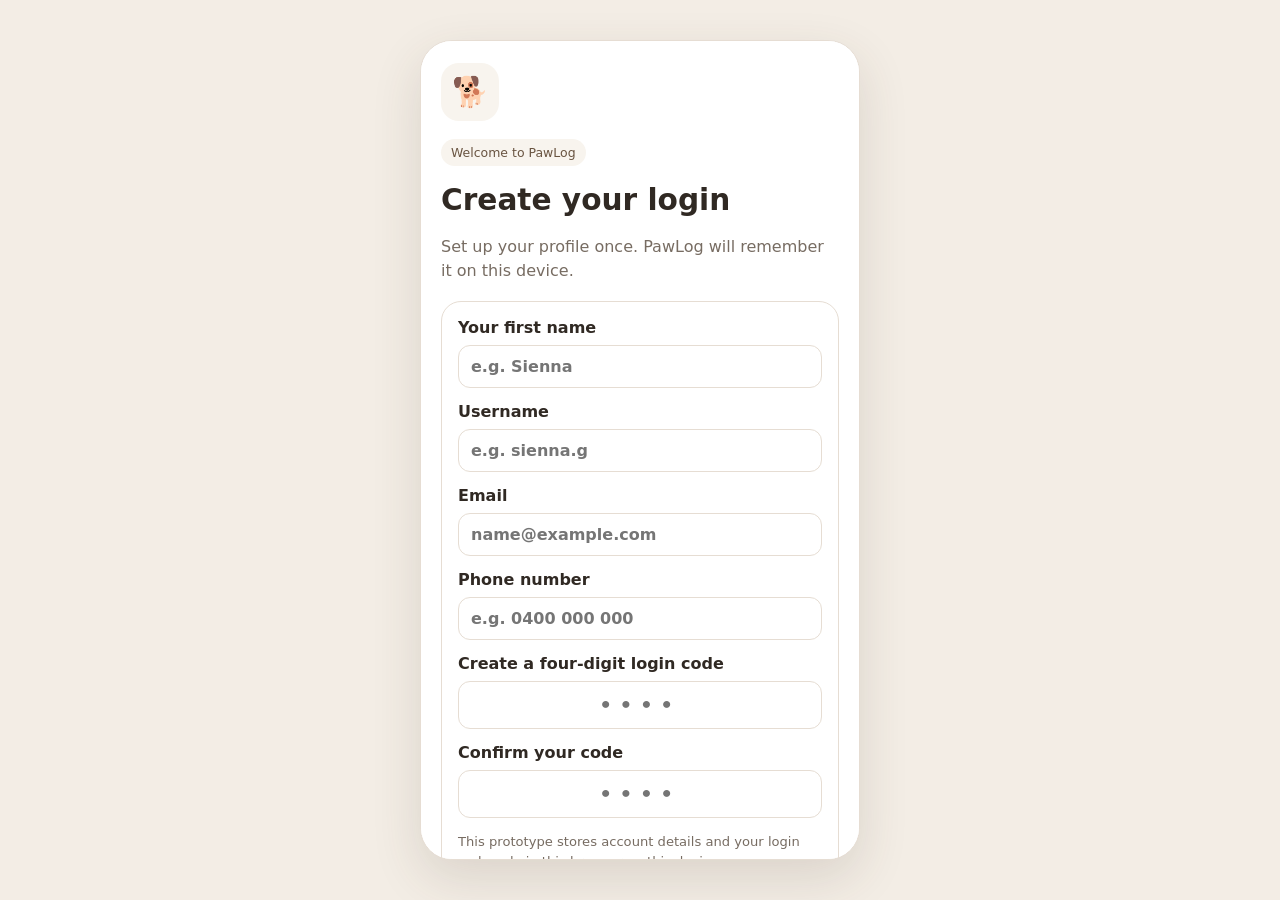
<file: index.html>
<!doctype html>
<html lang="en">
<head>
  <meta charset="utf-8">
  <meta name="viewport" content="width=device-width, initial-scale=1, viewport-fit=cover">
  <meta name="theme-color" content="#695441">
  <meta name="description" content="PawLog creates personalised daily activities and encouragement for high-energy dogs and their owners.">
  <meta name="apple-mobile-web-app-capable" content="yes">
  <meta name="apple-mobile-web-app-status-bar-style" content="default">
  <meta name="apple-mobile-web-app-title" content="PawLog">
  <link rel="manifest" href="manifest.webmanifest">
  <link rel="icon" href="favicon.svg" type="image/svg+xml">
  <link rel="stylesheet" href="styles.css">
  <title>PawLog</title>
</head>
<body>
  <div class="app-shell">
    <div class="phone">
      <header id="appHeader" class="app-header hidden">
        <div class="header-left">
          <button id="backButton" class="icon-button hidden" type="button" aria-label="Go back">←</button>
          <button id="profileShortcut" class="avatar-button" type="button" aria-label="Open profile"><span id="profileInitials">PL</span></button>
        </div>
        <div class="header-copy">
          <span class="eyebrow">PawLog</span>
          <strong id="headerTitle">Today</strong>
        </div>
        <button id="shareButton" class="small-button" type="button">Share</button>
      </header>

      <div id="appScroll" class="app-scroll">
        <main>
          <section id="screenWelcome" class="screen active-screen">
            <div class="hero-icon">🐕</div>
            <span class="chip">Welcome to PawLog</span>
            <h1 id="loginHeading">Create your login</h1>
            <p id="loginIntro" class="muted">Set up your profile once. PawLog will remember it on this device.</p>

            <div id="createLoginPanel" class="panel stack">
              <label>Your first name<input id="ownerName" type="text" autocomplete="given-name" placeholder="e.g. Sienna"></label>
              <label>Username<input id="ownerUsername" type="text" autocomplete="username" placeholder="e.g. sienna.g"></label>
              <label>Email<input id="ownerEmail" type="email" autocomplete="email" placeholder="name@example.com"></label>
              <label>Phone number<input id="ownerPhone" type="tel" autocomplete="tel" placeholder="e.g. 0400 000 000"></label>
              <label>Create a four-digit login code<input id="createLoginCode" class="code-input" type="password" inputmode="numeric" maxlength="4" autocomplete="new-password" placeholder="••••"></label>
              <label>Confirm your code<input id="confirmLoginCode" class="code-input" type="password" inputmode="numeric" maxlength="4" autocomplete="new-password" placeholder="••••"></label>
              <p class="fine-print">This prototype stores account details and your login code only in this browser on this device.</p>
            </div>

            <div id="returningLoginPanel" class="panel stack hidden">
              <div><span class="eyebrow">Welcome back</span><h2>Log in to continue</h2></div>
              <label>Enter your four-digit login code<input id="loginCode" class="code-input" type="password" inputmode="numeric" maxlength="4" autocomplete="current-password" placeholder="••••"></label>
              <button id="loginButton" class="primary-button" type="button">Open my daily check-in</button>
              <button id="forgotCodeButton" class="secondary-button" type="button">Forgot password?</button>
              <button id="resetDeviceButton" class="text-button" type="button">Reset PawLog on this device</button>
            </div>

            <button id="startButton" class="primary-button" type="button">Create login and continue</button>
            <div class="beige-panel"><strong>After your first setup</strong><p class="muted">You’ll only need your four-digit code and the quick daily check-in. Your dog’s details, issues and goals stay saved.</p></div>
          </section>

          <section id="screenDog" class="screen">
            <div class="step-line"><span>One-time setup</span><span>1 of 3</span></div><div class="progress-track"><div class="progress-fill" style="width:33%"></div></div>
            <h1>Tell us about your dog</h1>
            <div class="stack">
              <label>Dog’s name<input id="dogName" type="text" placeholder="e.g. Luna"></label>
              <div class="two-col"><label>Age<select id="dogAge"><option>Under 1 year</option><option selected>1–3 years</option><option>4–7 years</option><option>8+ years</option></select></label><label>Weight (kg)<input id="dogWeight" type="number" min="0.5" step="0.1" placeholder="18"></label></div>
              <div class="two-col"><label>Breed or mix<input id="dogBreed" type="text" placeholder="e.g. Border Collie mix"></label><label>Size<select id="dogSize"><option>Small</option><option selected>Medium</option><option>Large</option></select></label></div>
              <fieldset><legend>Usual energy level</legend><div class="three-col" data-choice-group="profileEnergy"><button class="choice-button" data-value="Moderate" type="button">Moderate</button><button class="choice-button selected" data-value="High" type="button">High</button><button class="choice-button" data-value="Very high" type="button">Very high</button></div></fieldset>
              <button id="continueIssuesButton" class="primary-button" type="button">Continue</button>
            </div>
          </section>

          <section id="screenIssues" class="screen">
            <div class="step-line"><span>One-time setup</span><span>2 of 3</span></div><div class="progress-track"><div class="progress-fill" style="width:66%"></div></div>
            <h1>Which issues would you like help with?</h1><p class="muted">Select everything that applies. You won’t need to repeat this each morning.</p>
            <div id="issuesGrid" class="selection-grid"></div>
            <label>Anything else?<textarea id="otherIssue" rows="2" placeholder="Add another issue"></textarea></label>
            <button id="continueGoalsButton" class="primary-button" type="button">Continue to goals</button>
          </section>

          <section id="screenGoals" class="screen">
            <div class="step-line"><span>One-time setup</span><span>3 of 3</span></div><div class="progress-track"><div class="progress-fill" style="width:100%"></div></div>
            <h1>What would you like to achieve?</h1>
            <div id="goalsGrid" class="selection-grid"></div>
            <div class="beige-panel stack">
              <label>Short-term goal<span class="field-help">A realistic improvement for the next two to four weeks.</span><textarea id="shortTermGoal" rows="3"></textarea></label>
              <label>Long-term goal<span class="field-help">The larger outcome to work toward over several months.</span><textarea id="longTermGoal" rows="3"></textarea></label>
            </div>
            <button id="finishSetupButton" class="primary-button" type="button">Finish setup</button>
          </section>

          <section id="screenCheckin" class="screen">
            <span class="chip">Three quick choices</span>
            <h1>Good morning, <span class="owner-name">there</span>.</h1>
            <p id="dailyEncouragement" class="muted"></p>
            <div class="beige-panel"><span class="eyebrow">Less than 30 seconds</span><strong>Your dog’s issues and goals are already saved.</strong></div>
            <fieldset><legend>How is <span class="dog-name">your dog</span>’s energy right now?</legend><div class="three-col" data-choice-group="todayEnergy"><button class="choice-button" data-value="Low" type="button">Low</button><button class="choice-button" data-value="Balanced" type="button">Balanced</button><button class="choice-button selected" data-value="Buzzing" type="button">Buzzing</button></div></fieldset>
            <fieldset><legend>How much time do you have?</legend><div class="four-col" data-choice-group="availableTime"><button class="choice-button" data-value="10" type="button">10 min</button><button class="choice-button" data-value="20" type="button">20 min</button><button class="choice-button selected" data-value="30" type="button">30 min</button><button class="choice-button" data-value="45" type="button">45+ min</button></div></fieldset>
            <fieldset><legend>Where can you do activities today?</legend><div class="three-col" data-choice-group="todayLocation"><button class="choice-button selected" data-value="Indoor" type="button">Indoor</button><button class="choice-button" data-value="Outdoor" type="button">Outdoor</button><button class="choice-button" data-value="Either" type="button">Either</button></div></fieldset>
            <button id="generatePlanButton" class="primary-button" type="button">Show today’s activities</button>
          </section>

          <section id="screenToday" class="screen">
            <div class="beige-panel"><span class="eyebrow">A note for you</span><strong id="todayOwnerMessage"></strong></div>
            <span class="eyebrow">Today’s focus</span><h1 id="energyStatus">Calm and decompress</h1><p id="planReason" class="muted"></p>
            <div class="metric-grid"><div class="metric"><span>Time</span><strong id="planMinutes">30</strong><small>minutes</small></div><div class="metric"><span>Done</span><strong id="completedCount">0/3</strong><small>activities</small></div><div class="metric"><span>Matched</span><strong id="matchedCount">3</strong><small>to goals</small></div></div>
            <div id="todayActivities" class="card-list"></div>
            <button id="openProgressEntry" class="secondary-button" type="button">Record how today went</button>
          </section>

          <section id="screenLibrary" class="screen">
            <h1>Activity library</h1><p class="muted">Browse extra activities. Adding one keeps you on this page and adds it to Today.</p>
            <div class="filter-grid"><select id="categoryFilter"><option value="all">All categories</option><option value="calming">Calming</option><option value="enrichment">Enrichment</option><option value="training">Training</option><option value="physical">Physical</option></select><select id="locationFilter"><option value="all">All locations</option><option>Indoor</option><option>Outdoor</option><option>Either</option></select><select id="difficultyFilter"><option value="all">All levels</option><option>Beginner</option><option>Intermediate</option><option>Advanced</option></select></div>
            <div id="libraryActivities" class="card-list"></div>
          </section>

          <section id="screenActivity" class="screen">
            <span id="activityCategory" class="chip"></span><h1 id="activityTitle"></h1><p id="activityDescription" class="muted"></p>
            <div id="activityGoalPanel" class="beige-panel"></div>
            <div class="detail-grid"><div><span class="eyebrow">Difficulty</span><strong id="activityDifficulty"></strong></div><div><span class="eyebrow">Location</span><strong id="activityLocation"></strong></div><div><span class="eyebrow">Time</span><strong id="activityMinutes"></strong></div></div>
            <div class="panel"><h2>What you’ll need</h2><p id="activityEquipment"></p></div>
            <div class="panel"><h2>How to do it</h2><ol id="activitySteps" class="steps"></ol></div>
            <div class="feedback-line"><span>Was this a good fit?</span><div><button id="detailLike" class="feedback-button" type="button" aria-label="Like activity">✓</button><button id="detailDislike" class="feedback-button" type="button" aria-label="Dislike activity">×</button></div></div>
            <button id="detailAddButton" class="primary-button" type="button">Add to today’s plan</button>
          </section>

          <section id="screenProgress" class="screen">
            <h1>Progress</h1><p class="muted">A simple history you can refer back to or show a trainer or behaviour professional.</p>
            <div class="metric-menu"><button class="metric-button" data-open="screenActivityHistory" type="button"><span>Activities</span><strong id="activityHistoryCount">0</strong></button><button class="metric-button" data-open="screenPlanHistory" type="button"><span>Plans</span><strong id="planHistoryCount">0</strong></button><button class="metric-button" data-open="screenPositiveHistory" type="button"><span>Positive days</span><strong id="positiveDaysCount">0</strong></button></div>
            <button class="profile-menu-button" data-open="screenBehaviourHistory" type="button"><span><b>Past behaviour</b><small>All saved behaviour entries</small></span><span>›</span></button>
            <div class="beige-panel"><strong>Your goals</strong><p><span class="eyebrow">Short term</span><span id="progressShortGoal"></span></p><p><span class="eyebrow">Long term</span><span id="progressLongGoal"></span></p></div>
            <button id="progressEntryButton" class="primary-button" type="button">Add today’s progress</button>
          </section>

          <section id="screenProgressEntry" class="screen">
            <h1>How did today go?</h1><p class="muted">Save a short note. PawLog uses this to build your history.</p>
            <fieldset><legend>Overall</legend><div class="three-col" data-choice-group="dayResult"><button class="choice-button selected" data-value="Great" type="button">Great</button><button class="choice-button" data-value="Mixed" type="button">Mixed</button><button class="choice-button" data-value="Struggling" type="button">Struggling</button></div></fieldset>
            <label>Behaviour or issue<select id="progressIssue"></select></label>
            <label>What did you notice?<textarea id="progressNote" rows="4" placeholder="e.g. Settled faster after the sniff walk"></textarea></label>
            <button id="saveProgressButton" class="primary-button" type="button">Save progress</button>
          </section>

          <section id="screenActivityHistory" class="screen history-screen"><h1>Activity history</h1><div id="activityHistoryList" class="card-list"></div></section>
          <section id="screenPlanHistory" class="screen history-screen"><h1>Plan history</h1><div id="planHistoryList" class="card-list"></div></section>
          <section id="screenPositiveHistory" class="screen history-screen"><h1>Positive days</h1><div id="positiveHistoryList" class="card-list"></div></section>
          <section id="screenBehaviourHistory" class="screen history-screen"><h1>Past behaviour</h1><div id="behaviourHistoryList" class="card-list"></div></section>

          <section id="screenProfileMenu" class="screen">
            <div class="profile-heading"><div class="large-avatar"><span id="profileLargeInitials">PL</span></div><div><span class="eyebrow">Profile</span><h1 id="profileOwnerHeading">Your profile</h1><p id="profileDogSummary" class="muted"></p></div></div>
            <div class="menu-list"><button class="profile-menu-button" data-open="screenEditProfile" type="button"><span><b>Owner & dog details</b><small>Edit names, breed, weight, age and energy</small></span><span>›</span></button><button class="profile-menu-button" data-open="screenPreferences" type="button"><span><b>Activity preferences</b><small>Liked and disliked activities</small></span><span>›</span></button><button class="profile-menu-button" data-open="screenGoalsProfile" type="button"><span><b>Issues & goals</b><small>Update what PawLog recommends for</small></span><span>›</span></button><button class="profile-menu-button" data-open="screenSettings" type="button"><span><b>Settings</b><small>Login and account details</small></span><span>›</span></button></div>
          </section>

          <section id="screenEditProfile" class="screen"><h1>Owner & dog details</h1><div class="stack"><label>Your first name<input id="editOwnerName" type="text"></label><label>Dog’s name<input id="editDogName" type="text"></label><div class="two-col"><label>Weight (kg)<input id="editDogWeight" type="number" min="0.5" step="0.1"></label><label>Age<select id="editDogAge"><option>Under 1 year</option><option>1–3 years</option><option>4–7 years</option><option>8+ years</option></select></label></div><label>Breed or mix<input id="editDogBreed" type="text"></label><label>Energy level<select id="editDogEnergy"><option>Moderate</option><option>High</option><option>Very high</option></select></label><button id="saveProfileButton" class="primary-button" type="button">Save changes</button></div></section>

          <section id="screenPreferences" class="screen"><h1>Activity preferences</h1><p class="muted">Your feedback helps PawLog promote more useful activities and reduce poor fits.</p><button class="preference-summary liked" data-open="screenLiked" type="button"><span><b>✓ Liked activities</b><small>Promote similar activities</small></span><strong id="likedCount">0</strong></button><button class="preference-summary disliked" data-open="screenDisliked" type="button"><span><b>× Disliked activities</b><small>Promote different activities</small></span><strong id="dislikedCount">0</strong></button></section>
          <section id="screenLiked" class="screen"><h1>Liked activities</h1><div id="likedList" class="card-list"></div></section>
          <section id="screenDisliked" class="screen"><h1>Disliked activities</h1><div id="dislikedList" class="card-list"></div></section>

          <section id="screenGoalsProfile" class="screen"><h1>Issues & goals</h1><p class="muted">Changing these will change future recommendations.</p><h2>Issues</h2><div id="editIssuesGrid" class="selection-grid"></div><h2>Goals</h2><div id="editGoalsGrid" class="selection-grid"></div><label>Short-term goal<textarea id="editShortGoal" rows="3"></textarea></label><label>Long-term goal<textarea id="editLongGoal" rows="3"></textarea></label><button id="saveGoalsButton" class="primary-button" type="button">Save issues & goals</button></section>

          <section id="screenSettings" class="screen"><h1>Settings</h1><div class="stack"><label>Username<input id="settingsUsername" type="text"></label><label>Email<input id="settingsEmail" type="email"></label><label>Phone number<input id="settingsPhone" type="tel"></label><button id="saveSettingsButton" class="primary-button" type="button">Save account details</button><button id="settingsForgotButton" class="secondary-button" type="button">Forgot password?</button><button id="settingsResetButton" class="text-button danger" type="button">Reset PawLog on this device</button></div></section>

          <section id="screenForgotPassword" class="screen"><span class="chip">Password recovery</span><h1>Reset your login code</h1><p class="muted">For this browser-only prototype, PawLog prepares a recovery email in your email app. A production version should send this securely from a backend.</p><div class="beige-panel"><span class="eyebrow">Saved email</span><strong id="recoveryEmailDisplay">No email saved</strong><p id="recoveryStatus" class="muted"></p></div><button id="sendRecoveryButton" class="secondary-button" type="button">Email a recovery code</button><label>Recovery code<input id="recoveryCodeInput" type="text" inputmode="numeric" maxlength="6"></label><label>New four-digit code<input id="recoveryNewCode" class="code-input" type="password" inputmode="numeric" maxlength="4"></label><label>Confirm new code<input id="recoveryConfirmCode" class="code-input" type="password" inputmode="numeric" maxlength="4"></label><button id="completeRecoveryButton" class="primary-button" type="button">Save new password</button></section>
        </main>
      </div>

      <nav id="bottomNav" class="bottom-nav hidden" aria-label="Primary navigation">
        <button data-tab="screenToday" type="button"><span>☀</span>Today</button>
        <button data-tab="screenLibrary" type="button"><span>▦</span>Library</button>
        <button data-tab="screenProgress" type="button"><span>↗</span>Progress</button>
      </nav>
      <div id="toast" class="toast" role="status"></div>
    </div>
  </div>
  <script src="app.js" defer></script>
</body>
</html>
</file>
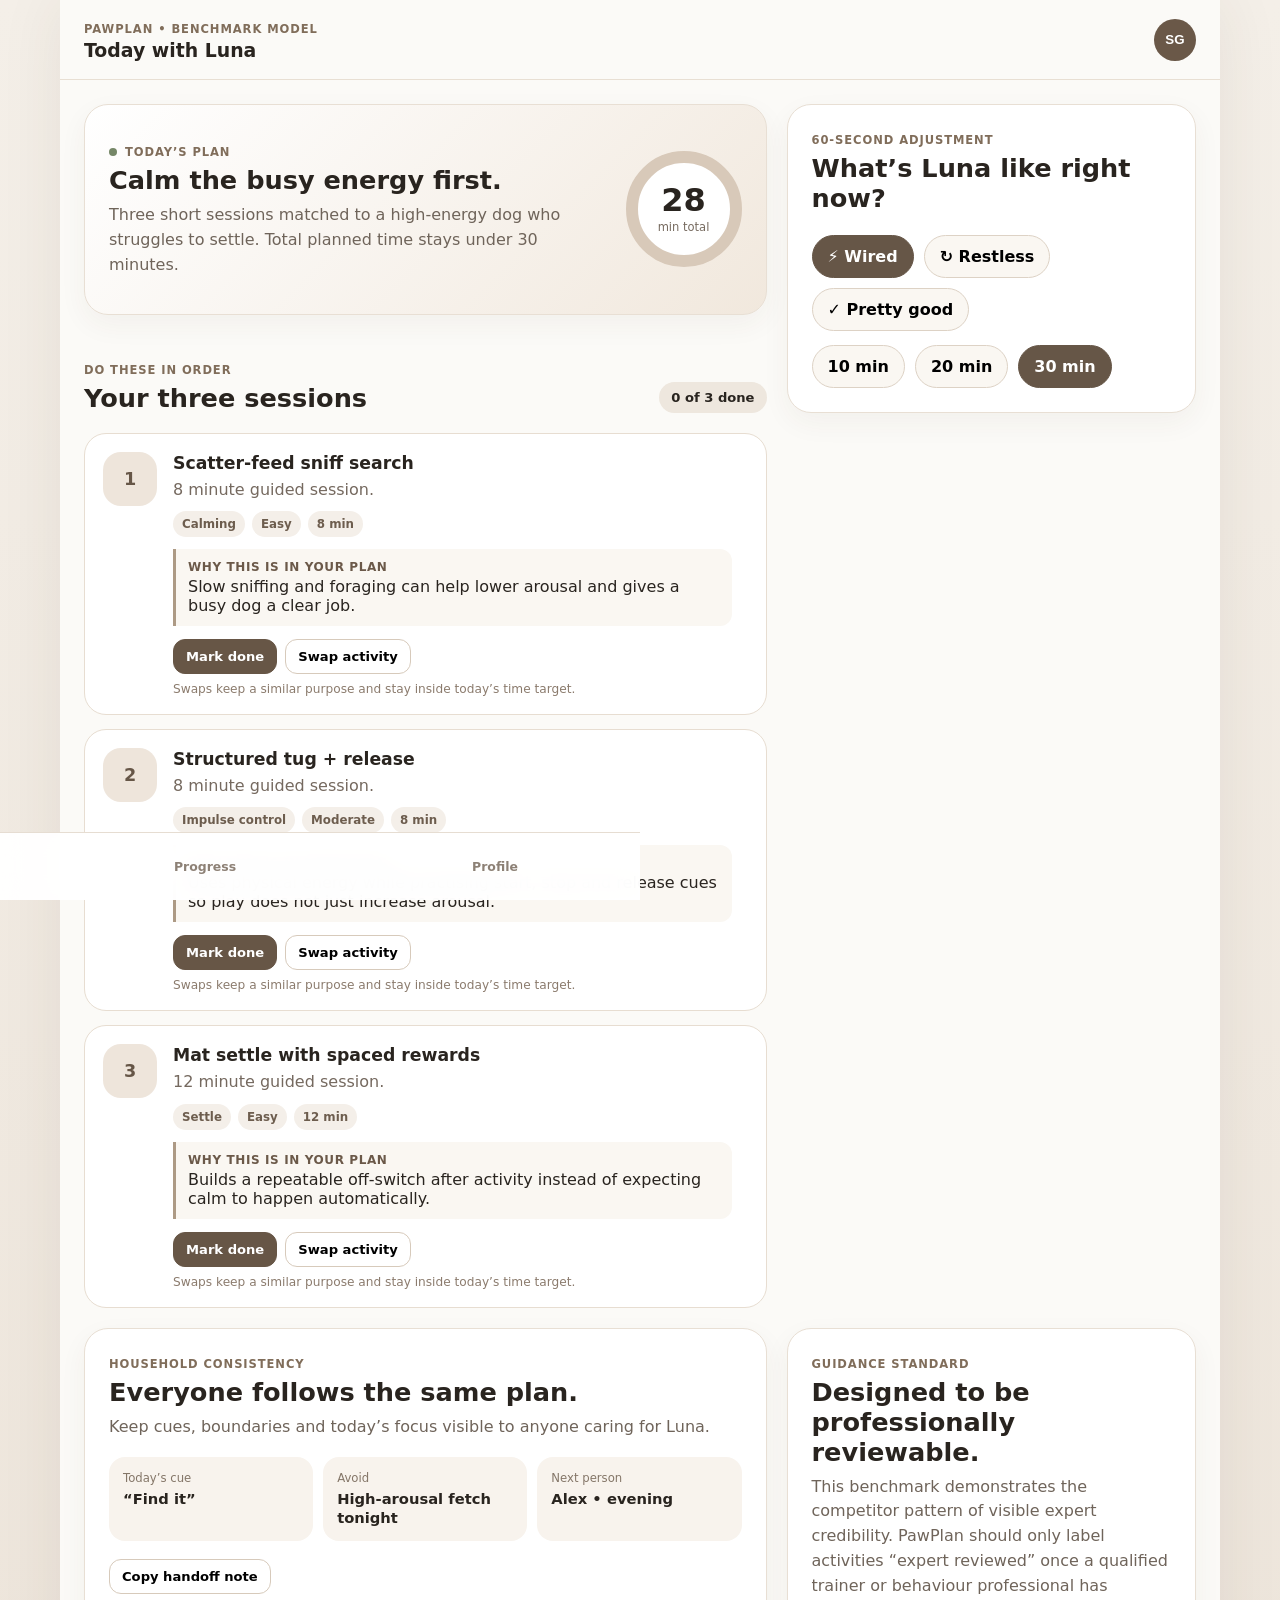
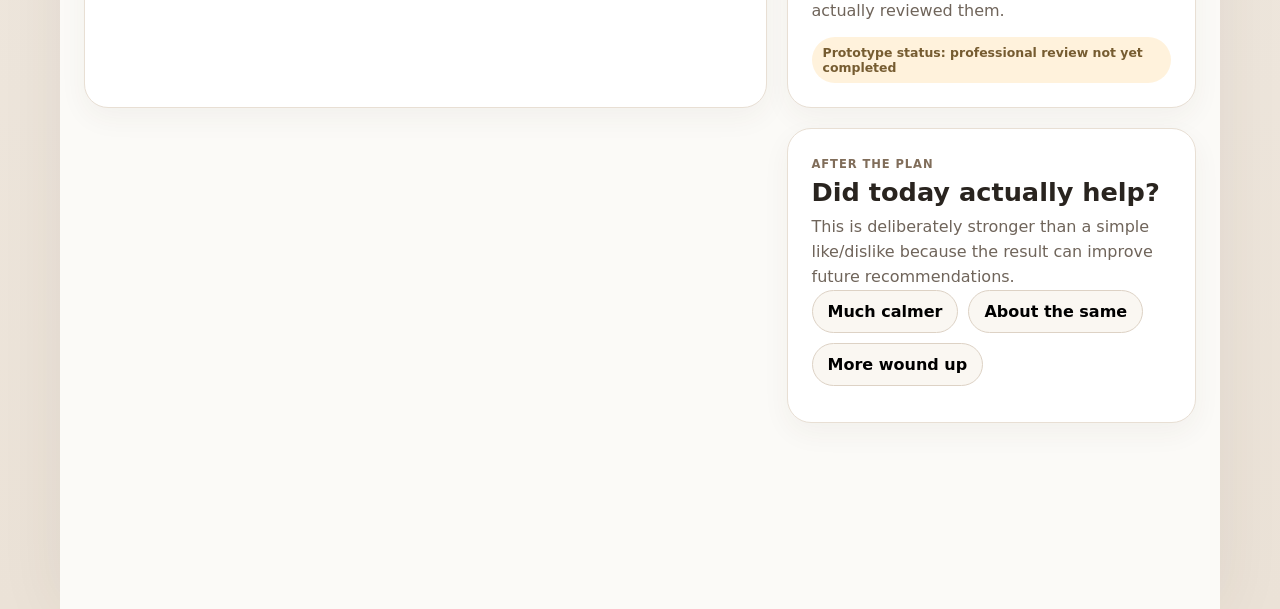
<file: benchmark/index.html>
<!doctype html>
<html lang="en">
<head>
  <meta charset="utf-8">
  <meta name="viewport" content="width=device-width,initial-scale=1,viewport-fit=cover">
  <meta name="theme-color" content="#5f5144">
  <title>PawPlan Benchmark Model</title>
  <link rel="stylesheet" href="styles.css">
</head>
<body>
  <div class="app-shell">
    <header class="topbar">
      <div>
        <span class="eyebrow">PawPlan • benchmark model</span>
        <h1>Today with Luna</h1>
      </div>
      <button id="householdButton" class="avatar">SG</button>
    </header>

    <main>
      <section class="hero panel">
        <div>
          <span class="status-dot"></span><span class="eyebrow">Today’s plan</span>
          <h2>Calm the busy energy first.</h2>
          <p>Three short sessions matched to a high-energy dog who struggles to settle. Total planned time stays under 30 minutes.</p>
        </div>
        <div class="time-ring"><strong id="totalMinutes">28</strong><span>min total</span></div>
      </section>

      <section class="quick-check panel">
        <div>
          <span class="eyebrow">60-second adjustment</span>
          <h2>What’s Luna like right now?</h2>
        </div>
        <div class="choice-row" id="moodChoices">
          <button data-mood="wired" class="selected">⚡ Wired</button>
          <button data-mood="restless">↻ Restless</button>
          <button data-mood="okay">✓ Pretty good</button>
        </div>
        <div class="choice-row" id="timeChoices">
          <button data-time="10">10 min</button>
          <button data-time="20">20 min</button>
          <button data-time="30" class="selected">30 min</button>
        </div>
      </section>

      <section class="section-heading">
        <div><span class="eyebrow">Do these in order</span><h2>Your three sessions</h2></div>
        <span id="doneSummary" class="pill">0 of 3 done</span>
      </section>
      <div id="activityList" class="activity-list"></div>

      <section class="panel consistency-card">
        <div>
          <span class="eyebrow">Household consistency</span>
          <h2>Everyone follows the same plan.</h2>
          <p>Keep cues, boundaries and today’s focus visible to anyone caring for Luna.</p>
        </div>
        <div class="household-grid">
          <div><span>Today’s cue</span><strong>“Find it”</strong></div>
          <div><span>Avoid</span><strong>High-arousal fetch tonight</strong></div>
          <div><span>Next person</span><strong id="nextPerson">Alex • evening</strong></div>
        </div>
        <button id="copyHandoff" class="secondary">Copy handoff note</button>
      </section>

      <section class="panel review-card">
        <span class="eyebrow">Guidance standard</span>
        <h2>Designed to be professionally reviewable.</h2>
        <p>This benchmark demonstrates the competitor pattern of visible expert credibility. PawPlan should only label activities “expert reviewed” once a qualified trainer or behaviour professional has actually reviewed them.</p>
        <span class="review-status">Prototype status: professional review not yet completed</span>
      </section>

      <section class="panel feedback-panel">
        <span class="eyebrow">After the plan</span>
        <h2>Did today actually help?</h2>
        <p>This is deliberately stronger than a simple like/dislike because the result can improve future recommendations.</p>
        <div class="outcome-row" id="outcomeChoices">
          <button data-outcome="calmer">Much calmer</button>
          <button data-outcome="same">About the same</button>
          <button data-outcome="more">More wound up</button>
        </div>
        <p id="outcomeMessage" class="result-message"></p>
      </section>
    </main>

    <nav class="bottom-nav">
      <button class="active">Today</button>
      <button>Library</button>
      <button>Progress</button>
      <button>Profile</button>
    </nav>
  </div>
  <div id="toast" class="toast"></div>
  <script src="app.js"></script>
</body>
</html>
</file>
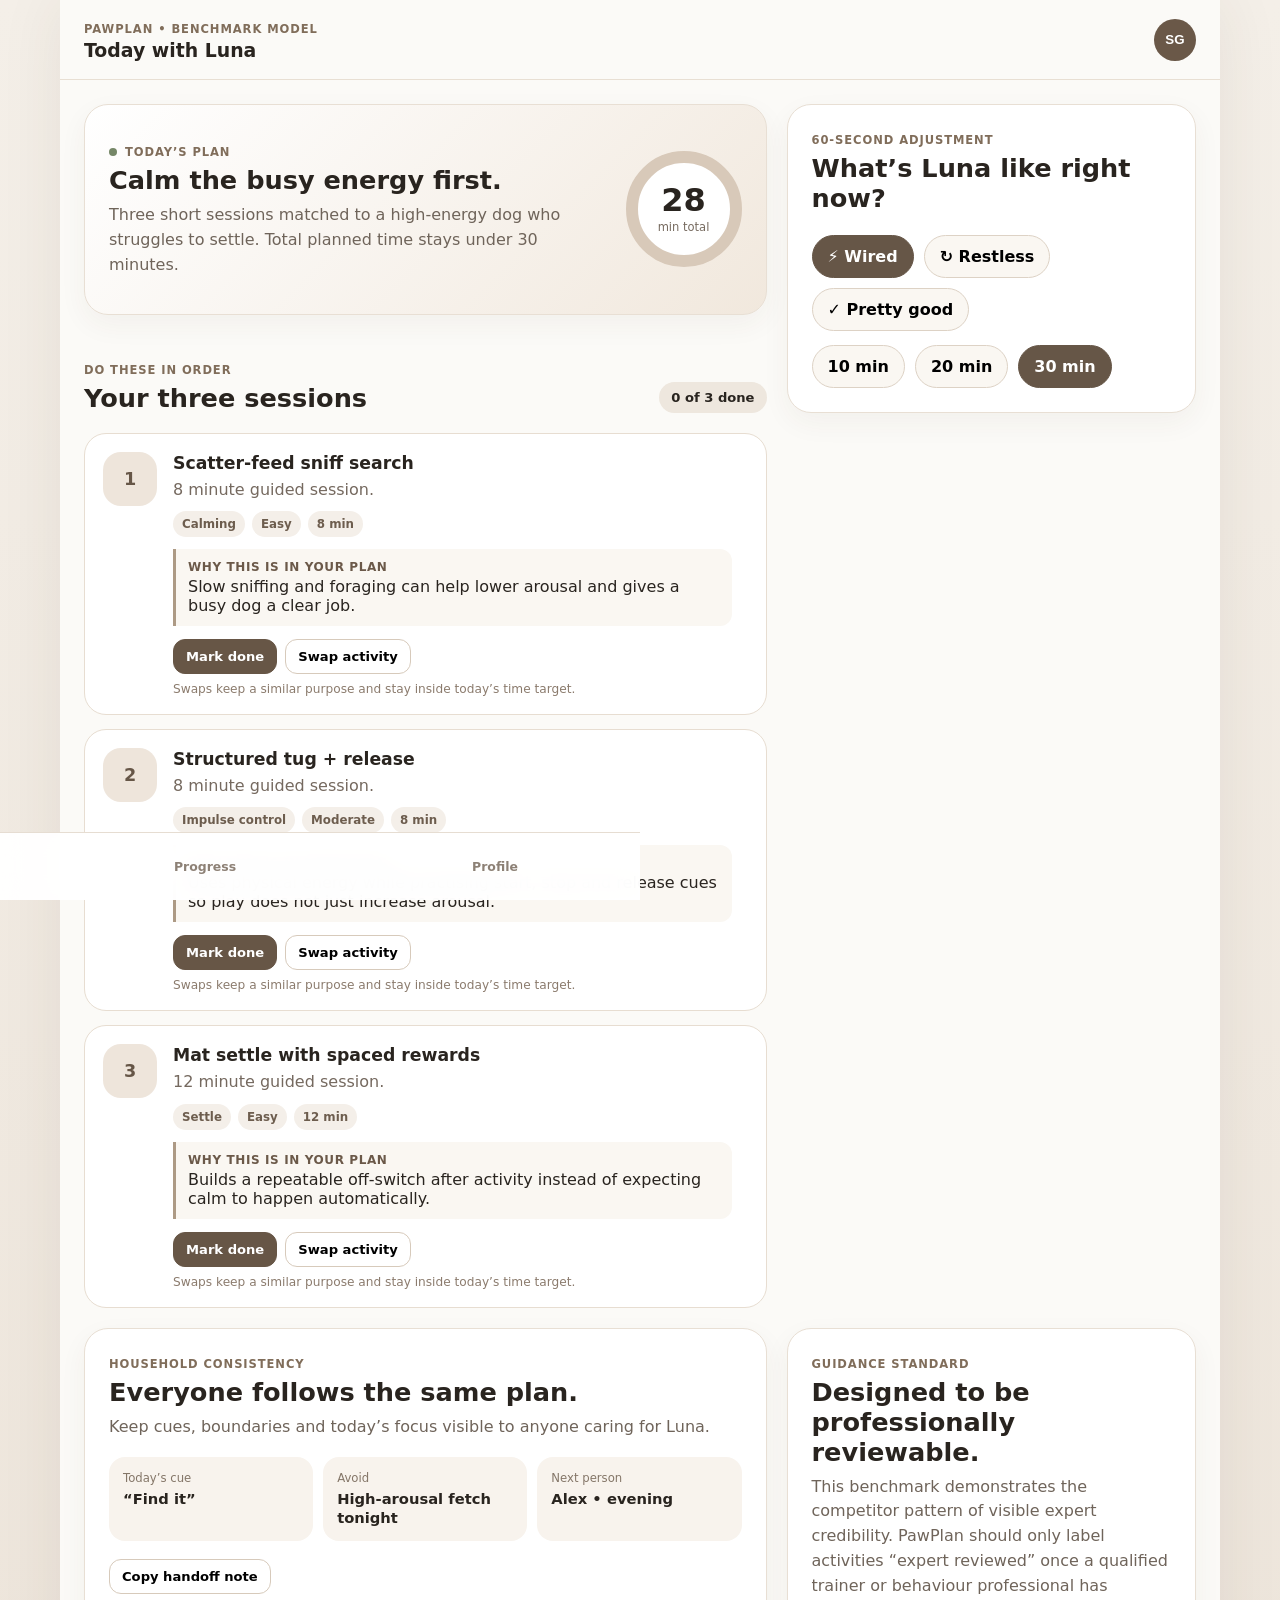
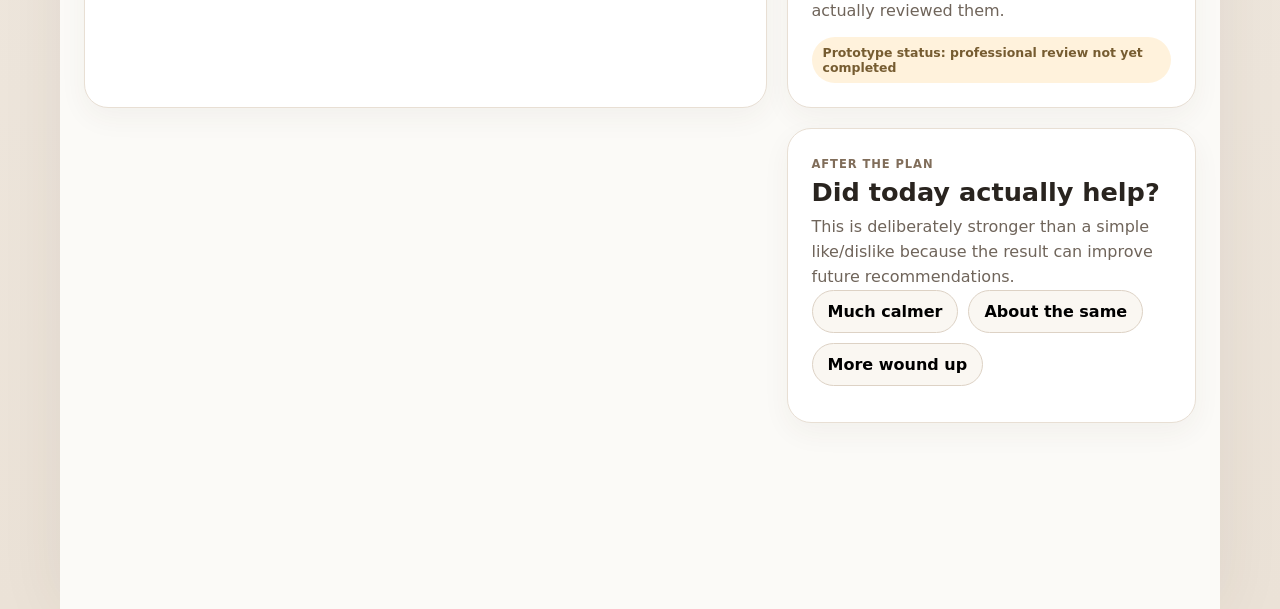
<file: benchmark.html>
<!doctype html>
<html lang="en">
<head>
  <meta charset="utf-8">
  <meta name="viewport" content="width=device-width,initial-scale=1,viewport-fit=cover">
  <meta name="theme-color" content="#5f5144">
  <title>PawPlan Benchmark Model</title>
  <link rel="stylesheet" href="benchmark/styles.css">
</head>
<body>
  <div class="app-shell">
    <header class="topbar">
      <div>
        <span class="eyebrow">PawPlan • benchmark model</span>
        <h1>Today with Luna</h1>
      </div>
      <button id="householdButton" class="avatar">SG</button>
    </header>

    <main>
      <section class="hero panel">
        <div>
          <span class="status-dot"></span><span class="eyebrow">Today’s plan</span>
          <h2>Calm the busy energy first.</h2>
          <p>Three short sessions matched to a high-energy dog who struggles to settle. Total planned time stays under 30 minutes.</p>
        </div>
        <div class="time-ring"><strong id="totalMinutes">28</strong><span>min total</span></div>
      </section>

      <section class="quick-check panel">
        <div>
          <span class="eyebrow">60-second adjustment</span>
          <h2>What’s Luna like right now?</h2>
        </div>
        <div class="choice-row" id="moodChoices">
          <button data-mood="wired" class="selected">⚡ Wired</button>
          <button data-mood="restless">↻ Restless</button>
          <button data-mood="okay">✓ Pretty good</button>
        </div>
        <div class="choice-row" id="timeChoices">
          <button data-time="10">10 min</button>
          <button data-time="20">20 min</button>
          <button data-time="30" class="selected">30 min</button>
        </div>
      </section>

      <section class="section-heading">
        <div><span class="eyebrow">Do these in order</span><h2>Your three sessions</h2></div>
        <span id="doneSummary" class="pill">0 of 3 done</span>
      </section>
      <div id="activityList" class="activity-list"></div>

      <section class="panel consistency-card">
        <div>
          <span class="eyebrow">Household consistency</span>
          <h2>Everyone follows the same plan.</h2>
          <p>Keep cues, boundaries and today’s focus visible to anyone caring for Luna.</p>
        </div>
        <div class="household-grid">
          <div><span>Today’s cue</span><strong>“Find it”</strong></div>
          <div><span>Avoid</span><strong>High-arousal fetch tonight</strong></div>
          <div><span>Next person</span><strong id="nextPerson">Alex • evening</strong></div>
        </div>
        <button id="copyHandoff" class="secondary">Copy handoff note</button>
      </section>

      <section class="panel review-card">
        <span class="eyebrow">Guidance standard</span>
        <h2>Designed to be professionally reviewable.</h2>
        <p>This benchmark demonstrates the competitor pattern of visible expert credibility. PawPlan should only label activities “expert reviewed” once a qualified trainer or behaviour professional has actually reviewed them.</p>
        <span class="review-status">Prototype status: professional review not yet completed</span>
      </section>

      <section class="panel feedback-panel">
        <span class="eyebrow">After the plan</span>
        <h2>Did today actually help?</h2>
        <p>This is deliberately stronger than a simple like/dislike because the result can improve future recommendations.</p>
        <div class="outcome-row" id="outcomeChoices">
          <button data-outcome="calmer">Much calmer</button>
          <button data-outcome="same">About the same</button>
          <button data-outcome="more">More wound up</button>
        </div>
        <p id="outcomeMessage" class="result-message"></p>
      </section>
    </main>

    <nav class="bottom-nav">
      <button class="active">Today</button>
      <button>Library</button>
      <button>Progress</button>
      <button>Profile</button>
    </nav>
  </div>
  <div id="toast" class="toast"></div>
  <script src="benchmark/app.js"></script>
</body>
</html>
</file>
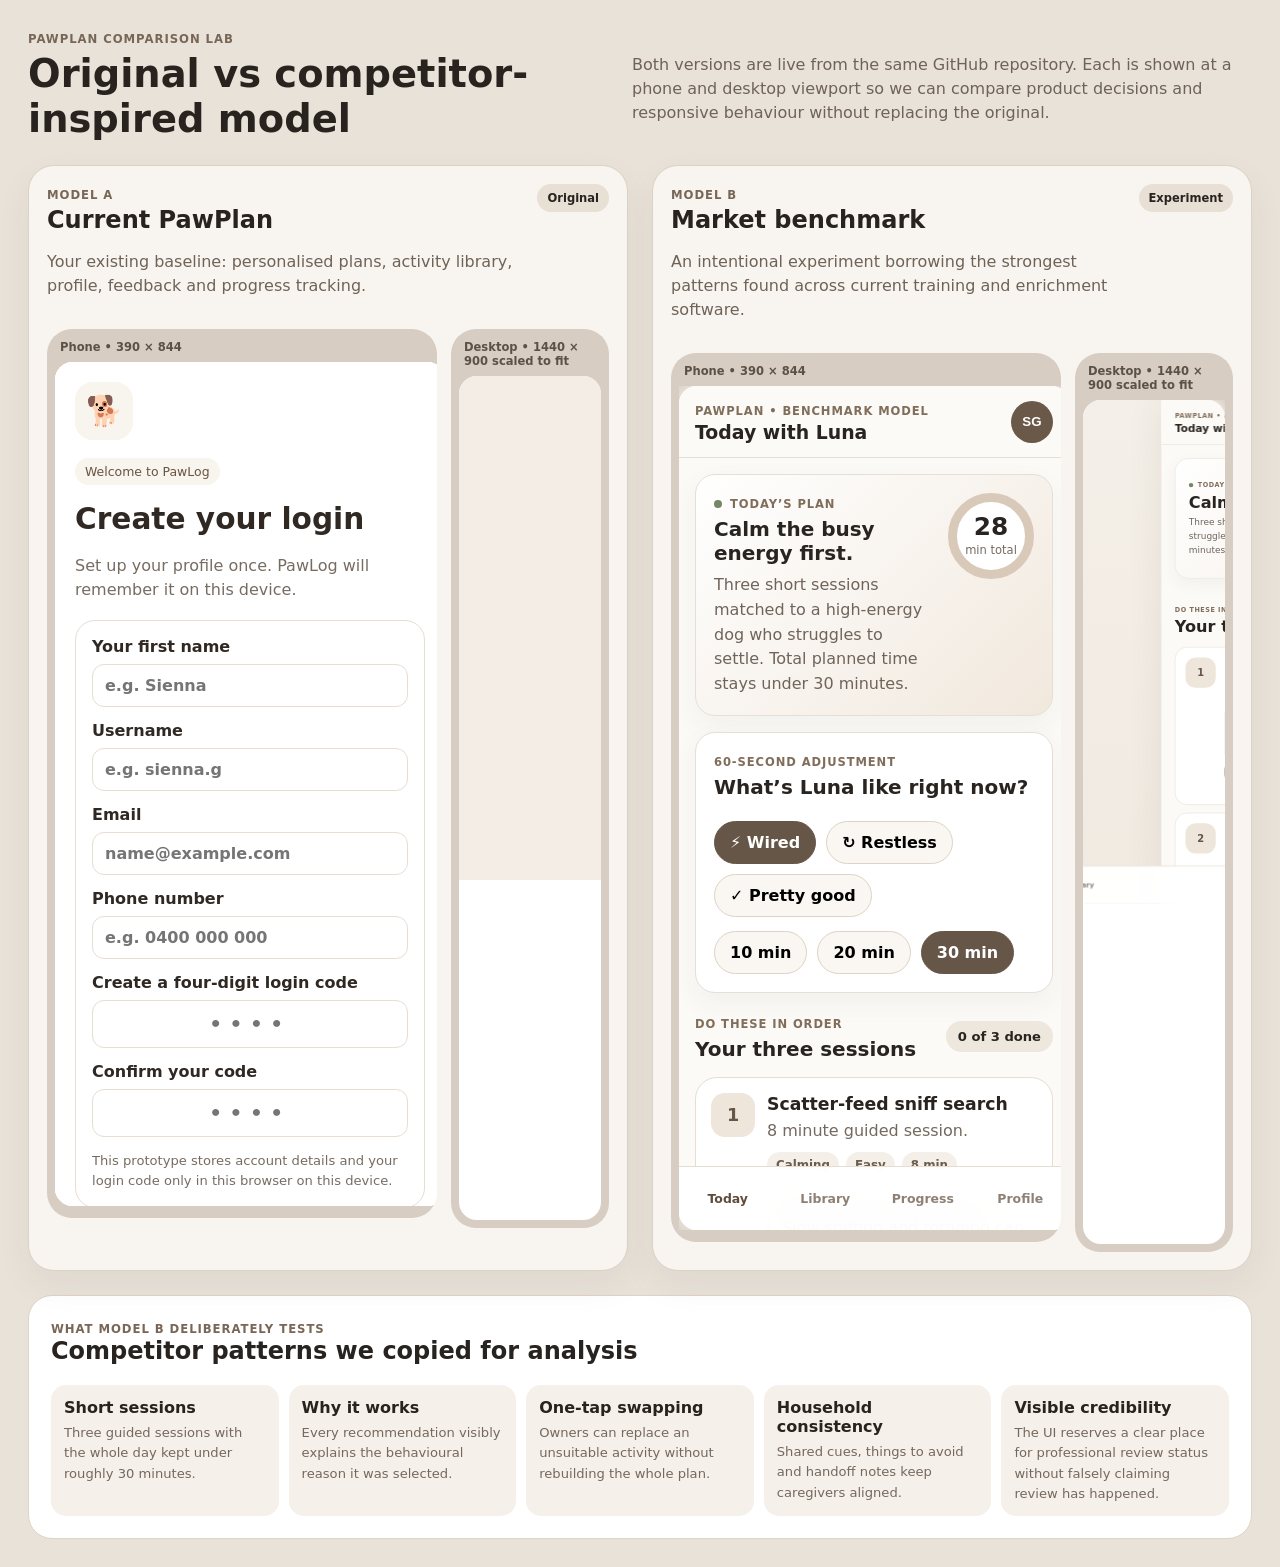
<file: compare-models.html>
<!doctype html>
<html lang="en">
<head>
<meta charset="utf-8"><meta name="viewport" content="width=device-width,initial-scale=1"><title>PawPlan Model Comparison</title>
<style>
*{box-sizing:border-box}body{margin:0;background:#e9e2d9;color:#28231f;font-family:Inter,system-ui,-apple-system,"Segoe UI",sans-serif}.page{max-width:1500px;margin:auto;padding:28px}.header{display:flex;justify-content:space-between;gap:20px;align-items:end;margin-bottom:24px}.header h1{margin:4px 0 0;font-size:clamp(1.6rem,3vw,2.6rem)}.eyebrow{text-transform:uppercase;letter-spacing:.08em;font-size:.73rem;font-weight:800;color:#786756}.note{max-width:620px;color:#6f6257;line-height:1.5}.models{display:grid;grid-template-columns:1fr 1fr;gap:24px}.model{background:#f8f5f0;border:1px solid #dcd1c5;border-radius:26px;padding:18px;box-shadow:0 14px 36px rgba(61,46,33,.06)}.model-head{display:flex;justify-content:space-between;gap:12px;align-items:start;margin-bottom:15px}.model h2{margin:3px 0 5px}.tag{background:#e8dfd5;border-radius:999px;padding:7px 10px;font-size:.72rem;font-weight:800}.views{display:grid;grid-template-columns:390px 1fr;gap:14px;align-items:start}.frame-wrap{background:#d7cdc2;border-radius:25px;padding:8px;overflow:hidden}.frame-label{font-size:.72rem;font-weight:800;padding:3px 5px 8px;color:#5d5147}.phone iframe{width:390px;height:844px;border:0;border-radius:18px;background:#fff}.desktop{min-width:0}.desktop-viewport{height:844px;overflow:hidden;border-radius:18px;background:#fff}.desktop iframe{width:1440px;height:900px;border:0;transform-origin:top left;transform:scale(.56)}.borrowed{margin-top:24px;background:#fff;border-radius:24px;padding:22px;border:1px solid #ddd3c8}.borrowed h2{margin-top:0}.borrowed-grid{display:grid;grid-template-columns:repeat(5,1fr);gap:10px}.borrowed-grid div{background:#f5f0ea;border-radius:15px;padding:13px}.borrowed-grid b{display:block;margin-bottom:5px}.borrowed-grid span{font-size:.82rem;color:#75685d;line-height:1.4}@media(max-width:1250px){.models{grid-template-columns:1fr}.views{grid-template-columns:390px 1fr}}@media(max-width:850px){.page{padding:14px}.header{display:block}.views{grid-template-columns:1fr}.phone iframe{width:100%;max-width:390px}.desktop-viewport{height:520px}.desktop iframe{transform:scale(.36)}.borrowed-grid{grid-template-columns:1fr 1fr}.models{gap:16px}}@media(max-width:500px){.borrowed-grid{grid-template-columns:1fr}.phone{display:flex;flex-direction:column;align-items:center}}
</style></head>
<body><main class="page">
<header class="header"><div><span class="eyebrow">PawPlan comparison lab</span><h1>Original vs competitor-inspired model</h1></div><p class="note">Both versions are live from the same GitHub repository. Each is shown at a phone and desktop viewport so we can compare product decisions and responsive behaviour without replacing the original.</p></header>
<section class="models">
<article class="model"><div class="model-head"><div><span class="eyebrow">Model A</span><h2>Current PawPlan</h2><p class="note">Your existing baseline: personalised plans, activity library, profile, feedback and progress tracking.</p></div><span class="tag">Original</span></div><div class="views"><div class="frame-wrap phone"><div class="frame-label">Phone • 390 × 844</div><iframe src="index.html" title="Original PawPlan phone"></iframe></div><div class="frame-wrap desktop"><div class="frame-label">Desktop • 1440 × 900 scaled to fit</div><div class="desktop-viewport"><iframe src="index.html" title="Original PawPlan desktop"></iframe></div></div></div></article>
<article class="model"><div class="model-head"><div><span class="eyebrow">Model B</span><h2>Market benchmark</h2><p class="note">An intentional experiment borrowing the strongest patterns found across current training and enrichment software.</p></div><span class="tag">Experiment</span></div><div class="views"><div class="frame-wrap phone"><div class="frame-label">Phone • 390 × 844</div><iframe src="benchmark/index.html" title="Benchmark PawPlan phone"></iframe></div><div class="frame-wrap desktop"><div class="frame-label">Desktop • 1440 × 900 scaled to fit</div><div class="desktop-viewport"><iframe src="benchmark/index.html" title="Benchmark PawPlan desktop"></iframe></div></div></div></article>
</section>
<section class="borrowed"><span class="eyebrow">What Model B deliberately tests</span><h2>Competitor patterns we copied for analysis</h2><div class="borrowed-grid"><div><b>Short sessions</b><span>Three guided sessions with the whole day kept under roughly 30 minutes.</span></div><div><b>Why it works</b><span>Every recommendation visibly explains the behavioural reason it was selected.</span></div><div><b>One-tap swapping</b><span>Owners can replace an unsuitable activity without rebuilding the whole plan.</span></div><div><b>Household consistency</b><span>Shared cues, things to avoid and handoff notes keep caregivers aligned.</span></div><div><b>Visible credibility</b><span>The UI reserves a clear place for professional review status without falsely claiming review has happened.</span></div></div></section>
</main></body></html>
</file>
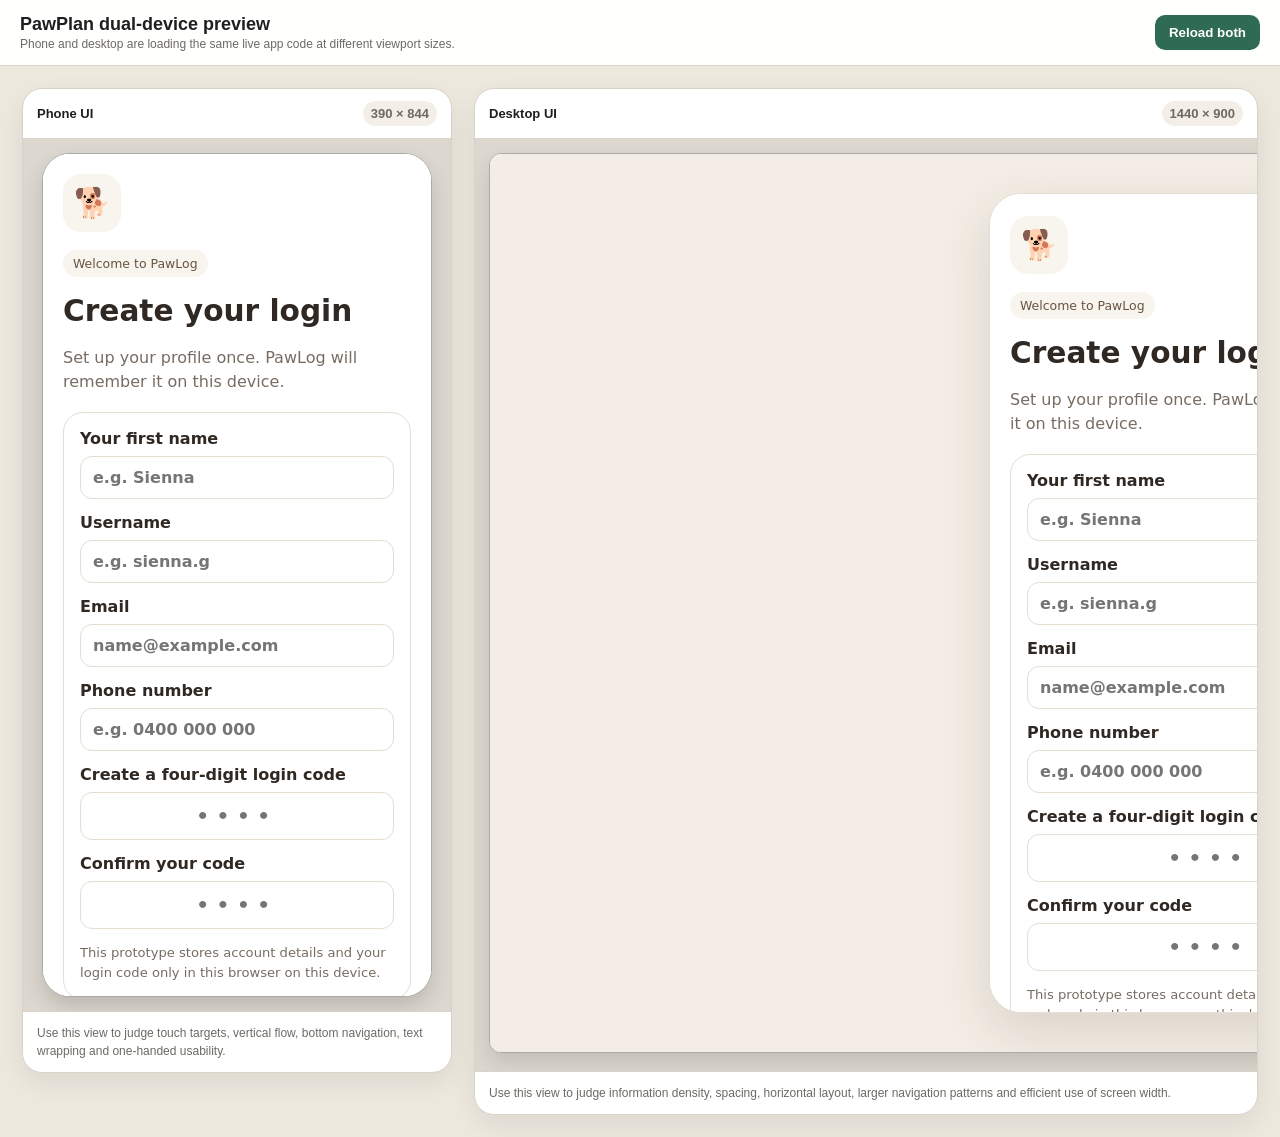
<file: preview.html>
<!doctype html>
<html lang="en">
<head>
  <meta charset="utf-8" />
  <meta name="viewport" content="width=device-width, initial-scale=1" />
  <title>PawPlan Dual UI Preview</title>
  <style>
    :root{color-scheme:light;--bg:#eee9df;--panel:#fff;--ink:#1f1f1f;--muted:#6d6a64;--line:#d8d2c8;--accent:#2f6b53}
    *{box-sizing:border-box}
    body{margin:0;background:var(--bg);font-family:Arial,sans-serif;color:var(--ink)}
    header{position:sticky;top:0;z-index:10;display:flex;align-items:center;justify-content:space-between;gap:16px;padding:14px 20px;background:rgba(255,255,255,.96);border-bottom:1px solid var(--line);backdrop-filter:blur(8px)}
    .title{display:flex;flex-direction:column;gap:2px}
    .title strong{font-size:18px}
    .title span{font-size:12px;color:var(--muted)}
    button{border:0;border-radius:10px;padding:10px 14px;background:var(--accent);color:#fff;font-weight:700;cursor:pointer}
    main{display:grid;grid-template-columns:minmax(360px,430px) minmax(760px,1fr);gap:22px;align-items:start;padding:22px;overflow:auto}
    .device{background:var(--panel);border:1px solid var(--line);border-radius:20px;box-shadow:0 10px 30px rgba(0,0,0,.08);overflow:hidden}
    .device-head{display:flex;align-items:center;justify-content:space-between;padding:12px 14px;border-bottom:1px solid var(--line);font-size:13px}
    .badge{padding:5px 8px;border-radius:999px;background:#f3efe8;color:var(--muted);font-weight:700}
    .frame-wrap{background:#ddd8cf;overflow:auto;padding:14px}
    .phone .frame-wrap{display:flex;justify-content:center}
    .phone iframe{width:390px;height:844px;border:1px solid #aaa;border-radius:28px;background:white;box-shadow:0 10px 20px rgba(0,0,0,.15)}
    .desktop iframe{width:1440px;height:900px;border:1px solid #aaa;border-radius:12px;background:white;box-shadow:0 10px 20px rgba(0,0,0,.12)}
    .note{padding:12px 14px;border-top:1px solid var(--line);font-size:12px;line-height:1.5;color:var(--muted)}
    @media (max-width:1200px){main{grid-template-columns:1fr}.desktop .frame-wrap{overflow:auto}.desktop iframe{width:1280px}}
  </style>
</head>
<body>
  <header>
    <div class="title">
      <strong>PawPlan dual-device preview</strong>
      <span>Phone and desktop are loading the same live app code at different viewport sizes.</span>
    </div>
    <button id="reload">Reload both</button>
  </header>

  <main>
    <section class="device phone">
      <div class="device-head">
        <strong>Phone UI</strong>
        <span class="badge">390 × 844</span>
      </div>
      <div class="frame-wrap">
        <iframe id="phoneFrame" src="./index.html" title="PawPlan phone preview"></iframe>
      </div>
      <div class="note">Use this view to judge touch targets, vertical flow, bottom navigation, text wrapping and one-handed usability.</div>
    </section>

    <section class="device desktop">
      <div class="device-head">
        <strong>Desktop UI</strong>
        <span class="badge">1440 × 900</span>
      </div>
      <div class="frame-wrap">
        <iframe id="desktopFrame" src="./index.html" title="PawPlan desktop preview"></iframe>
      </div>
      <div class="note">Use this view to judge information density, spacing, horizontal layout, larger navigation patterns and efficient use of screen width.</div>
    </section>
  </main>

  <script>
    const reload = () => {
      for (const id of ['phoneFrame','desktopFrame']) {
        const frame = document.getElementById(id);
        frame.src = './index.html?preview=' + Date.now();
      }
    };
    document.getElementById('reload').addEventListener('click', reload);
  </script>
</body>
</html>
</file>
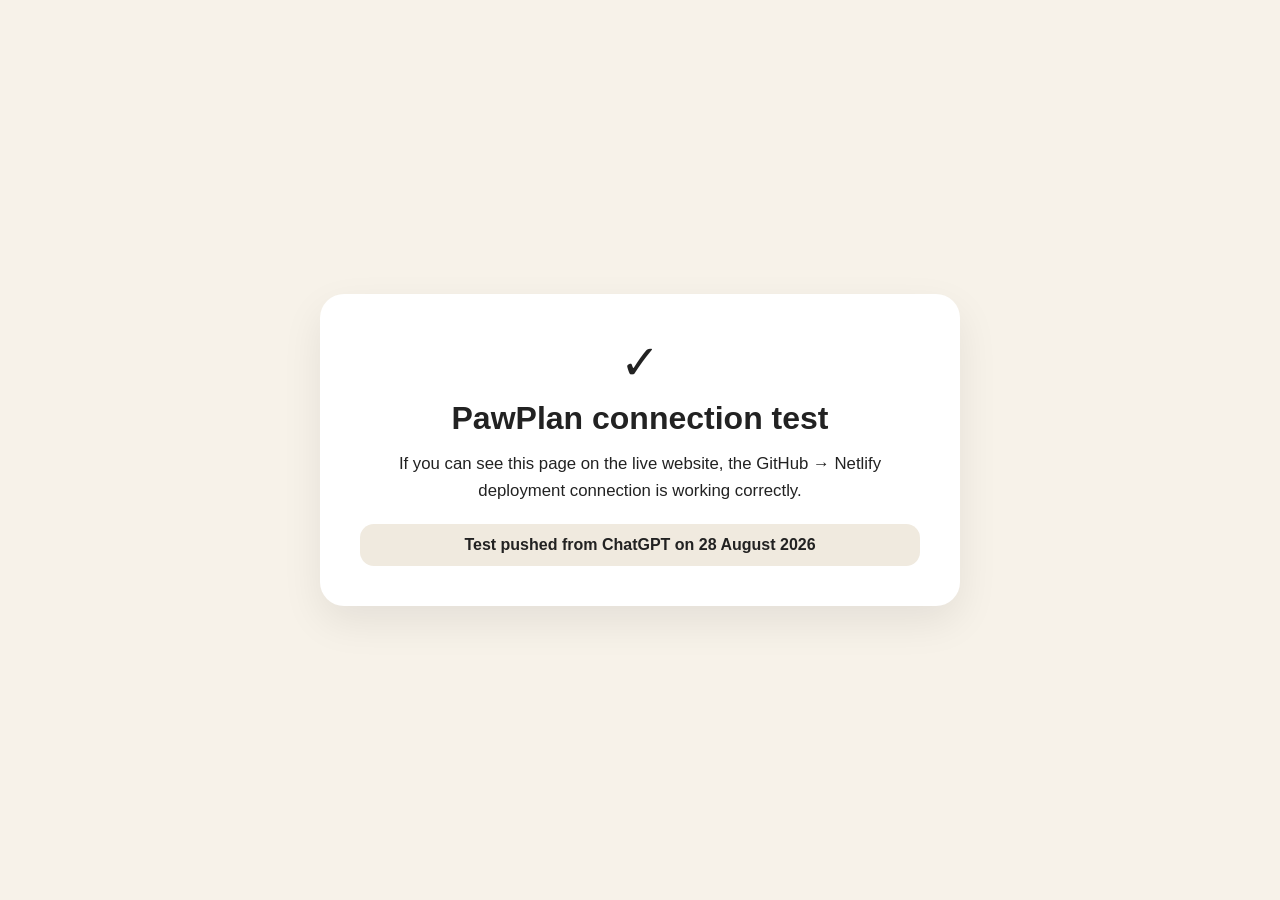
<file: test.html>
<!doctype html>
<html lang="en">
<head>
  <meta charset="utf-8" />
  <meta name="viewport" content="width=device-width, initial-scale=1" />
  <title>PawPlan Connection Test</title>
  <style>
    body{margin:0;min-height:100vh;display:grid;place-items:center;background:#f7f2e9;font-family:Arial,sans-serif;color:#222}
    .card{max-width:560px;margin:24px;padding:40px;border-radius:24px;background:#fff;box-shadow:0 16px 40px rgba(0,0,0,.08);text-align:center}
    h1{margin:0 0 14px;font-size:2rem}
    p{font-size:1.05rem;line-height:1.6;margin:8px 0}
    .ok{font-size:3rem;margin-bottom:10px}
    .stamp{margin-top:20px;padding:12px 16px;border-radius:14px;background:#f0eadf;font-weight:700}
  </style>
</head>
<body>
  <main class="card">
    <div class="ok">✓</div>
    <h1>PawPlan connection test</h1>
    <p>If you can see this page on the live website, the GitHub → Netlify deployment connection is working correctly.</p>
    <div class="stamp">Test pushed from ChatGPT on 28 August 2026</div>
  </main>
</body>
</html>
</file>
<file: styles.css>
:root{--white:#fff;--cream:#f8f4ee;--cream2:#eee4d8;--beige:#ddcbb7;--taupe:#9a8269;--brown:#695441;--ink:#302923;--muted:#776c62;--line:#e6ddd3;--green:#f1f6ef;--green-line:#cbd9c8;--red:#fbf1ee;--red-line:#e4c9c1}*{box-sizing:border-box}html,body{height:100%;margin:0}body{font-family:Inter,ui-sans-serif,system-ui,-apple-system,BlinkMacSystemFont,"Segoe UI",sans-serif;background:#f3ede5;color:var(--ink);-webkit-tap-highlight-color:transparent}button,input,select,textarea{font:inherit}button{cursor:pointer}.hidden{display:none!important}.app-shell{height:100dvh;display:flex;align-items:center;justify-content:center;padding:24px}.phone{position:relative;width:min(440px,100%);height:min(820px,calc(100dvh - 48px));display:flex;flex-direction:column;overflow:hidden;border:1px solid var(--line);border-radius:32px;background:var(--white);box-shadow:0 18px 50px rgba(74,57,43,.14)}.app-header{display:flex;align-items:center;gap:12px;min-height:68px;padding:max(12px,env(safe-area-inset-top)) 18px 10px;border-bottom:1px solid var(--line)}.header-left{display:flex;gap:8px}.header-copy{min-width:0;flex:1;display:flex;flex-direction:column}.header-copy strong{white-space:nowrap;overflow:hidden;text-overflow:ellipsis}.app-scroll{flex:1;min-height:0;overflow-y:auto;overscroll-behavior:contain}.screen{display:none;min-height:100%;padding:22px 20px max(24px,calc(env(safe-area-inset-bottom) + 18px));background:var(--white)}.screen.active-screen{display:block}.screen>*+*{margin-top:18px}h1{font-size:1.85rem;line-height:1.12;margin:16px 0 0;font-weight:650}h2{font-size:1.18rem;margin:0;font-weight:650}p{margin:0;line-height:1.5}.muted,.fine-print,.field-help,.eyebrow,.metric span,.metric small,.step-line{color:var(--muted)}.eyebrow,.fine-print,.field-help,.step-line,.metric span,.metric small{font-size:.82rem}.chip{display:inline-flex;width:max-content;border-radius:999px;background:var(--cream);color:var(--brown);padding:6px 10px;font-size:.78rem}.hero-icon{width:58px;height:58px;display:grid;place-items:center;border-radius:18px;background:var(--cream);font-size:1.85rem}.panel,.beige-panel{border-radius:20px;padding:16px}.panel{border:1px solid var(--line);background:var(--white)}.beige-panel{border:1px solid var(--cream2);background:var(--cream)}.beige-panel strong{display:block;margin-top:4px}.stack{display:grid;gap:14px}label,fieldset{display:grid;gap:8px;border:0;padding:0;margin:0;font-weight:600}legend{margin-bottom:10px;font-weight:600}input,select,textarea{width:100%;border:1px solid var(--line);border-radius:12px;background:var(--white);color:var(--ink);padding:11px 12px;outline:none}textarea{resize:vertical}input:focus,select:focus,textarea:focus,button:focus-visible{outline:2px solid var(--taupe);outline-offset:2px}.code-input{text-align:center;letter-spacing:.38em;font-size:1.25rem}.primary-button,.secondary-button,.small-button,.icon-button,.avatar-button,.text-button,.choice-button,.feedback-button{border-radius:14px}.primary-button{width:100%;border:0;background:var(--brown);color:#fff;padding:13px 16px;font-weight:650}.secondary-button{width:100%;border:1px solid var(--line);background:#fff;color:var(--ink);padding:12px 14px}.small-button{border:1px solid var(--line);background:var(--cream);color:var(--brown);padding:8px 11px}.icon-button,.avatar-button{display:grid;place-items:center;width:38px;height:38px;border:1px solid var(--line);background:#fff}.avatar-button{border-radius:999px;background:var(--cream);border-color:var(--beige);color:var(--brown);font-weight:750}.text-button{width:100%;border:0;background:transparent;color:var(--muted);padding:8px}.danger{color:#8a4c45}.choice-button{border:1px solid var(--line);background:#fff;padding:10px 8px;color:var(--ink)}.choice-button.selected{background:var(--cream);border-color:var(--taupe);color:var(--brown);font-weight:650}.two-col,.three-col,.four-col,.metric-grid,.detail-grid,.filter-grid{display:grid;gap:9px}.two-col{grid-template-columns:1fr 1fr}.three-col{grid-template-columns:repeat(3,1fr)}.four-col{grid-template-columns:repeat(4,1fr)}.metric-grid{grid-template-columns:repeat(3,1fr)}.detail-grid{grid-template-columns:repeat(3,1fr)}.filter-grid{grid-template-columns:1fr}.selection-grid{display:grid;grid-template-columns:repeat(2,minmax(0,1fr));gap:8px}.selection-grid .choice-button.selected:before{content:"✓ ";}.step-line{display:flex;justify-content:space-between}.progress-track{height:9px;border-radius:999px;background:var(--cream2);overflow:hidden;margin-top:8px}.progress-fill{height:100%;background:var(--brown);border-radius:999px}.metric{border-radius:16px;background:var(--cream);padding:12px}.metric>*{display:block}.metric strong{font-size:1.35rem}.card-list{display:grid;gap:12px}.activity-card,.history-card{border:1px solid var(--line);border-radius:18px;background:#fff;padding:15px}.activity-card-header{display:flex;justify-content:space-between;gap:12px}.activity-card h3,.history-card h3{margin:0;font-size:1rem}.activity-card p,.history-card p{margin-top:7px}.activity-meta{display:flex;flex-wrap:wrap;gap:6px;margin-top:10px}.activity-meta span{font-size:.74rem;background:var(--cream);color:var(--brown);padding:4px 7px;border-radius:999px}.activity-actions{display:flex;align-items:center;gap:8px;margin-top:12px}.activity-actions .secondary-button{flex:1;padding:9px 10px}.feedback-group{display:flex;gap:5px}.feedback-button{width:31px;height:31px;border:1px solid var(--line);background:#fff;color:var(--muted);font-weight:750}.feedback-button.active{background:var(--brown);border-color:var(--brown);color:#fff}.detail-grid>div{background:var(--cream);border-radius:14px;padding:11px}.detail-grid strong,.detail-grid span{display:block}.steps{padding-left:22px}.steps li+li{margin-top:8px}.feedback-line{display:flex;justify-content:space-between;align-items:center;gap:12px}.feedback-line>div{display:flex;gap:7px}.metric-menu{display:grid;grid-template-columns:repeat(3,1fr);gap:8px}.metric-button{border:1px solid transparent;border-radius:16px;background:var(--cream);padding:13px;text-align:left;color:var(--ink)}.metric-button span,.metric-button strong{display:block}.metric-button strong{font-size:1.25rem;margin-top:4px}.menu-list{display:grid;gap:10px}.profile-menu-button{width:100%;display:flex;align-items:center;justify-content:space-between;gap:14px;border:1px solid var(--line);border-radius:18px;background:#fff;padding:15px;text-align:left;color:var(--ink)}.profile-menu-button span:first-child{display:grid;gap:3px}.profile-menu-button small{color:var(--muted);font-weight:400}.profile-heading{display:flex;align-items:center;gap:14px}.large-avatar{width:62px;height:62px;flex:0 0 62px;display:grid;place-items:center;border-radius:999px;background:var(--cream);border:1px solid var(--beige);color:var(--brown);font-weight:800}.profile-heading h1{margin:4px 0}.preference-summary{width:100%;display:flex;align-items:center;justify-content:space-between;gap:14px;border-radius:20px;padding:18px;text-align:left;color:var(--ink)}.preference-summary span{display:grid;gap:3px}.preference-summary small{font-weight:400}.preference-summary strong{width:34px;height:34px;display:grid;place-items:center;border-radius:999px;background:rgba(255,255,255,.8)}.preference-summary.liked{border:1px solid var(--green-line);background:var(--green)}.preference-summary.disliked{border:1px solid var(--red-line);background:var(--red)}.empty-state{border:1px dashed var(--beige);border-radius:18px;background:var(--cream);padding:18px;color:var(--muted);text-align:center}.bottom-nav{display:grid;grid-template-columns:repeat(3,1fr);border-top:1px solid var(--line);padding:7px 8px max(7px,env(safe-area-inset-bottom));background:#fff}.bottom-nav button{border:0;background:transparent;color:var(--muted);padding:6px;font-size:.76rem}.bottom-nav button span{display:block;font-size:1rem;margin-bottom:2px}.bottom-nav button.current{color:var(--brown);font-weight:700}.toast{position:absolute;left:18px;right:18px;bottom:calc(76px + env(safe-area-inset-bottom));display:none;z-index:30;background:var(--brown);color:#fff;border-radius:15px;padding:12px 14px;text-align:center;box-shadow:0 10px 30px rgba(48,41,35,.18)}.toast.show{display:block}@media(max-width:520px){.app-shell{padding:0}.phone{width:100%;height:100dvh;border:0;border-radius:0;box-shadow:none}.screen{padding-top:max(20px,calc(env(safe-area-inset-top) + 14px))}.app-header:not(.hidden)+.app-scroll .screen{padding-top:20px}}@media(max-width:360px){.four-col{grid-template-columns:repeat(2,1fr)}.selection-grid{grid-template-columns:1fr}.metric-grid,.metric-menu{grid-template-columns:1fr 1fr}.detail-grid{grid-template-columns:1fr}}
</file>
<file: benchmark/styles.css>
*{box-sizing:border-box}html{background:#eee7dd;color:#29241f;font-family:Inter,ui-sans-serif,system-ui,-apple-system,BlinkMacSystemFont,"Segoe UI",sans-serif}body{margin:0;background:linear-gradient(180deg,#f4efe8,#ebe2d7);min-height:100vh}.app-shell{width:min(100%,1160px);margin:0 auto;background:#fbfaf7;min-height:100vh;box-shadow:0 0 60px rgba(70,55,40,.08);padding-bottom:88px}.topbar{position:sticky;top:0;z-index:20;display:flex;justify-content:space-between;align-items:center;padding:18px 24px;background:rgba(251,250,247,.94);backdrop-filter:blur(14px);border-bottom:1px solid #e8dfd3}.topbar h1{font-size:1.18rem;margin:2px 0 0}.eyebrow{display:inline-block;font-size:.72rem;letter-spacing:.08em;text-transform:uppercase;font-weight:800;color:#806d5a}.avatar{width:42px;height:42px;border:0;border-radius:50%;background:#6a5848;color:#fff;font-weight:800}main{padding:24px;display:grid;gap:20px}.panel{background:#fff;border:1px solid #e8dfd4;border-radius:24px;padding:24px;box-shadow:0 10px 28px rgba(74,55,39,.05)}.hero{display:flex;justify-content:space-between;align-items:center;gap:24px;background:linear-gradient(135deg,#fff,#f1e8dd)}.hero h2,.quick-check h2,.section-heading h2,.consistency-card h2,.review-card h2,.feedback-panel h2{margin:5px 0 8px;font-size:clamp(1.25rem,2vw,1.9rem)}.hero p,.consistency-card p,.review-card p,.feedback-panel p{margin:0;color:#6f645a;line-height:1.55}.status-dot{display:inline-block;width:8px;height:8px;border-radius:50%;background:#758767;margin-right:8px}.time-ring{width:116px;height:116px;border-radius:50%;display:grid;place-content:center;text-align:center;border:12px solid #d8c9b9;background:#fff;flex:0 0 auto}.time-ring strong{font-size:2rem;line-height:1}.time-ring span{font-size:.72rem;color:#776b60;margin-top:4px}.quick-check{display:grid;gap:14px}.choice-row,.outcome-row{display:flex;flex-wrap:wrap;gap:10px}.choice-row button,.outcome-row button{border:1px solid #ddd2c5;background:#faf7f2;border-radius:999px;padding:11px 15px;font:inherit;font-weight:700;cursor:pointer}.choice-row button.selected,.outcome-row button.selected{background:#665647;color:#fff;border-color:#665647}.section-heading{display:flex;justify-content:space-between;align-items:flex-end;gap:16px;margin-top:4px}.section-heading h2{margin-bottom:0}.pill{padding:8px 12px;background:#eee7de;border-radius:999px;font-size:.82rem;font-weight:800}.activity-list{display:grid;gap:14px}.activity-card{display:grid;grid-template-columns:54px 1fr auto;gap:16px;align-items:start;background:#fff;border:1px solid #e7ddd1;border-radius:22px;padding:18px}.sequence{width:54px;height:54px;border-radius:18px;background:#eee5db;display:grid;place-items:center;font-size:1.1rem;font-weight:900;color:#665647}.activity-card.complete{opacity:.62}.activity-card h3{margin:1px 0 5px;font-size:1.08rem}.activity-card p{margin:0;color:#75695f;line-height:1.45}.meta{display:flex;gap:7px;flex-wrap:wrap;margin-top:10px}.meta span{font-size:.74rem;padding:6px 9px;border-radius:999px;background:#f4efe9;color:#6d5d4e;font-weight:700}.why{margin-top:12px;padding:11px 12px;border-left:3px solid #ad9a85;background:#faf7f2;border-radius:0 12px 12px 0}.why b{display:block;font-size:.75rem;text-transform:uppercase;letter-spacing:.05em;margin-bottom:3px;color:#6b5949}.card-actions{display:flex;gap:8px;flex-wrap:wrap;margin-top:13px}.card-actions button,.secondary{border:1px solid #d7cabb;background:#fff;border-radius:12px;padding:9px 12px;font:inherit;font-size:.82rem;font-weight:800;cursor:pointer}.card-actions .done{background:#675646;color:#fff;border-color:#675646}.swap-note{margin-top:8px;font-size:.76rem;color:#8b7b6d}.household-grid{display:grid;grid-template-columns:repeat(3,1fr);gap:10px;margin:18px 0}.household-grid div{background:#f8f3ed;padding:14px;border-radius:16px}.household-grid span{display:block;font-size:.73rem;color:#847668;margin-bottom:4px}.household-grid strong{font-size:.92rem}.review-status{display:inline-block;margin-top:14px;background:#fff2dc;color:#765c31;border-radius:999px;padding:8px 11px;font-size:.78rem;font-weight:800}.feedback-panel{margin-bottom:6px}.result-message{font-weight:800!important;color:#675646!important;margin-top:12px!important}.bottom-nav{position:fixed;bottom:0;left:50%;transform:translateX(-50%);width:min(100%,1160px);height:68px;background:rgba(255,255,255,.96);backdrop-filter:blur(14px);border-top:1px solid #e6ddd2;display:grid;grid-template-columns:repeat(4,1fr);z-index:30}.bottom-nav button{border:0;background:transparent;font:inherit;font-size:.78rem;font-weight:800;color:#8d8176}.bottom-nav button.active{color:#5e4c3d}.toast{position:fixed;left:50%;bottom:86px;transform:translate(-50%,20px);background:#2f2a26;color:#fff;padding:11px 16px;border-radius:999px;opacity:0;pointer-events:none;transition:.2s;z-index:50;font-size:.84rem}.toast.show{opacity:1;transform:translate(-50%,0)}@media(max-width:700px){body{background:#fbfaf7}.app-shell{box-shadow:none}.topbar{padding:14px 16px}main{padding:16px;gap:16px}.panel{padding:18px;border-radius:20px}.hero{align-items:flex-start}.time-ring{width:86px;height:86px;border-width:9px}.time-ring strong{font-size:1.55rem}.activity-card{grid-template-columns:44px 1fr;padding:15px;gap:12px}.sequence{width:44px;height:44px;border-radius:14px}.activity-card>div:last-child{grid-column:2}.household-grid{grid-template-columns:1fr}.section-heading{align-items:center}.bottom-nav{height:64px}}@media(min-width:900px){main{grid-template-columns:1.25fr .75fr}.hero,.section-heading,.activity-list,.consistency-card{grid-column:1}.quick-check,.review-card,.feedback-panel{grid-column:2}.quick-check{grid-row:1 / span 2}.section-heading{margin-top:0}.activity-list{grid-row:auto / span 3}.review-card,.feedback-panel{align-self:start}.bottom-nav{position:sticky;bottom:0}}
</file>
